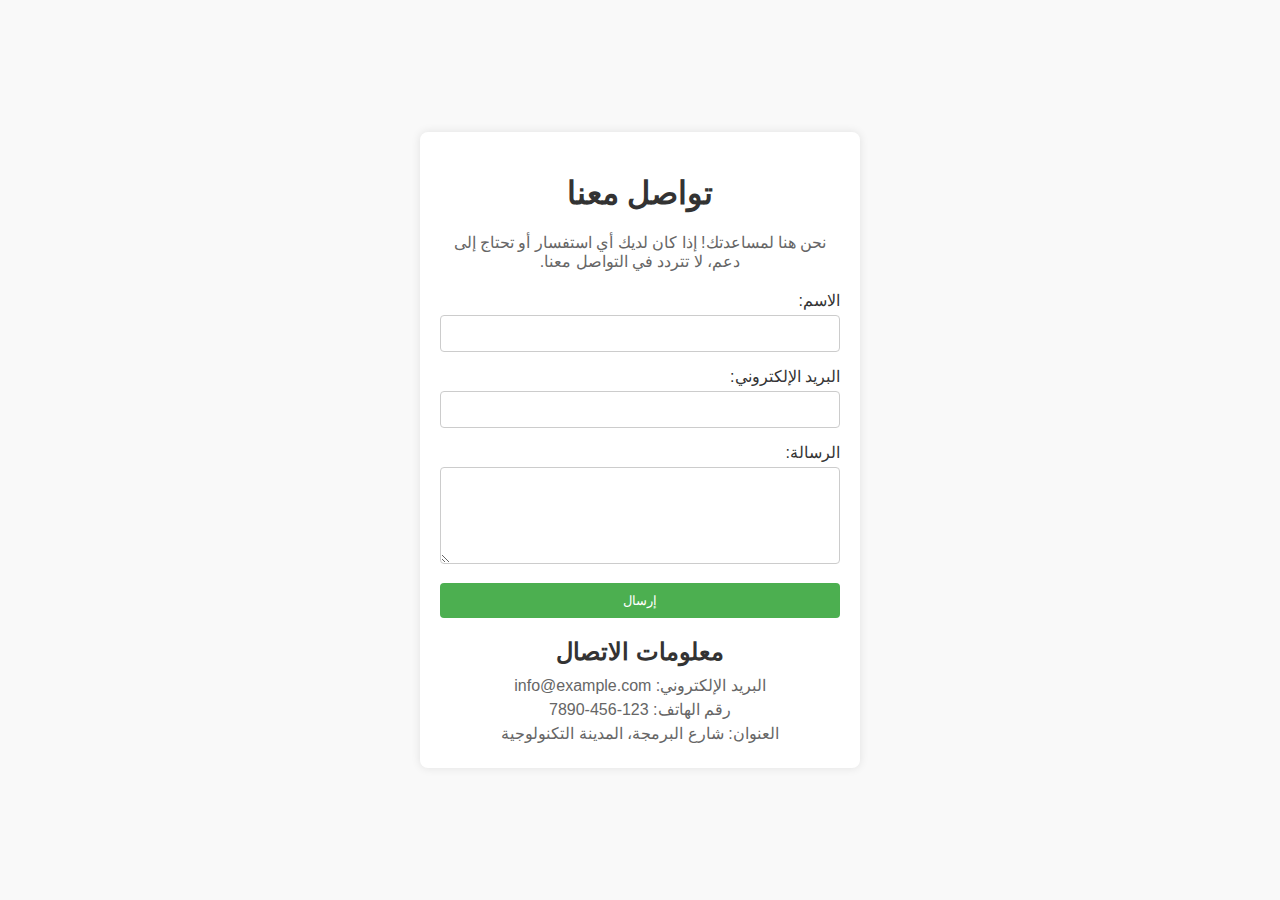
<file: html/about.html>
<!DOCTYPE html>
<html lang="en">
<head>
    <meta charset="UTF-8">
    <meta name="viewport" content="width=device-width, initial-scale=1.0">
    <title>تواصل معنا </title>
    <style>
        body {
        font-family: Arial, sans-serif;
        background-color: #f9f9f9;
        margin: 0;
        padding: 0;
        display: flex;
        justify-content: center;
        align-items: center;
        height: 100vh;
        direction: rtl;
    }
    
    .contact-container {
        background-color: #ffffff;
        border-radius: 8px;
        box-shadow: 0 0 10px rgba(0, 0, 0, 0.1);
        padding: 20px;
        width: 400px;
    }
    
    h1 {
        text-align: center;
        color: #333333;
    }
    
    p {
        text-align: center;
        color: #666666;
        margin-bottom: 20px;
    }
    
    .form-group {
        margin-bottom: 15px;
    }
    
    label {
        display: block;
        margin-bottom: 5px;
        color: #333333;
    }
    
    input[type="text"],
    input[type="email"],
    textarea {
        width: 100%;
        padding: 10px;
        border: 1px solid #cccccc;
        border-radius: 4px;
        box-sizing: border-box;
    }
    
    button {
        width: 100%;
        padding: 10px;
        background-color: #4CAF50;
        color: white;
        border: none;
        border-radius: 4px;
        cursor: pointer;
    }
    
    button:hover {
        background-color: #45a049;
    }
    
    .contact-info {
        margin-top: 20px;
        text-align: center;
    }
    
    .contact-info h2 {
        margin-bottom: 10px;
        color: #333333;
    }
    
    .contact-info p {
        margin: 5px 0;
        color: #666666;
    }
    
    </style>
</head>
<body>
    <div class="contact-container">
        <h1>
            تواصل معنا 
        </h1>
        <p>نحن هنا لمساعدتك! إذا كان لديك أي استفسار أو تحتاج إلى دعم، لا تتردد في التواصل معنا.</p>
        <form action="#">
            <div class="form-group">
                <label for="name">الاسم:</label>
                <input type="text" id="name" name="name" required>
            </div>

            <div class="form-group">
                <label for="email">البريد الإلكتروني:</label>
                <input type="email" id="email" name="email" required>
            </div>
            
            <div class="form-group">
                <label for="message">الرسالة:</label>
                <textarea id="message" name="message" rows="5" required></textarea>
            </div>

            <button type="submit">إرسال</button>
        </form>
        <div class="contact-info">
            <h2>معلومات الاتصال</h2>
            <p>البريد الإلكتروني: info@example.com</p>
            <p>رقم الهاتف: 123-456-7890</p>
            <p>العنوان: شارع البرمجة، المدينة التكنولوجية</p>
        </div>

    </div>
</body>
</html>
</file>
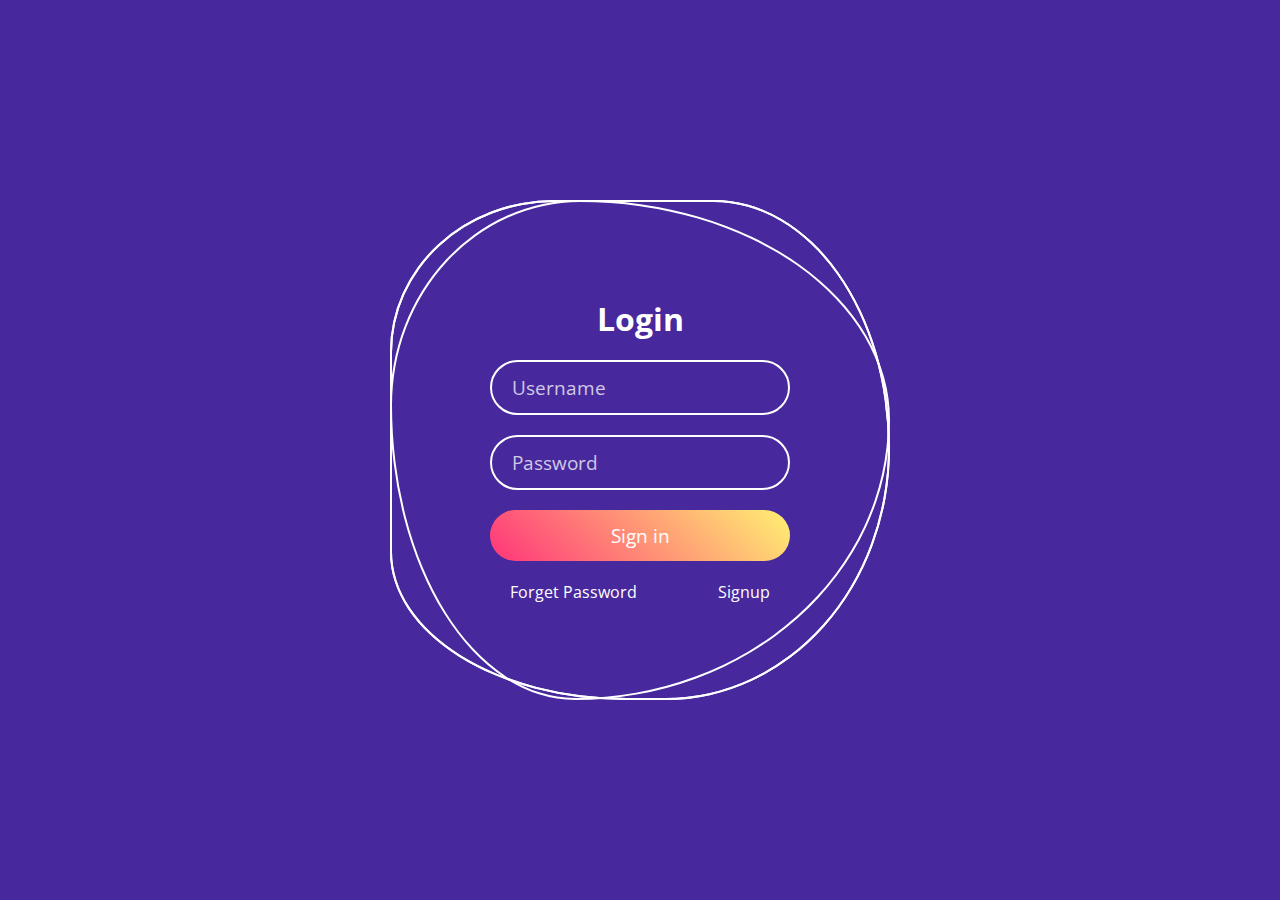
<file: html/contact.html>
<!DOCTYPE html>
<html lang="en">

<head>
    <meta charset="UTF-8">
    <meta name="viewport" content="width=device-width, initial-scale=1.0">
    <link rel="stylesheet" href="../css/ss.css">
    <title>Document</title>
</head>

<body>
    <div class="square">
        <i style="--clr:#00ff0a;"></i>
        <i style="--clr:#ff0057;"></i>
        <i style="--clr:#fffd44;"></i>
        <div class="login">
            <h2>Login</h2>
            <div class="inputBx">
                <input type="text" placeholder="Username">
            </div>
            <div class="inputBx">
                <input type="password" placeholder="Password">
            </div>
            <div class="inputBx">
                <input type="submit" value="Sign in">
            </div>
            <div class="links">
                <a href="#">Forget Password</a>
                <a href="#">Signup</a>
            </div>
        </div>
    </div>
</body>

</html>
</file>
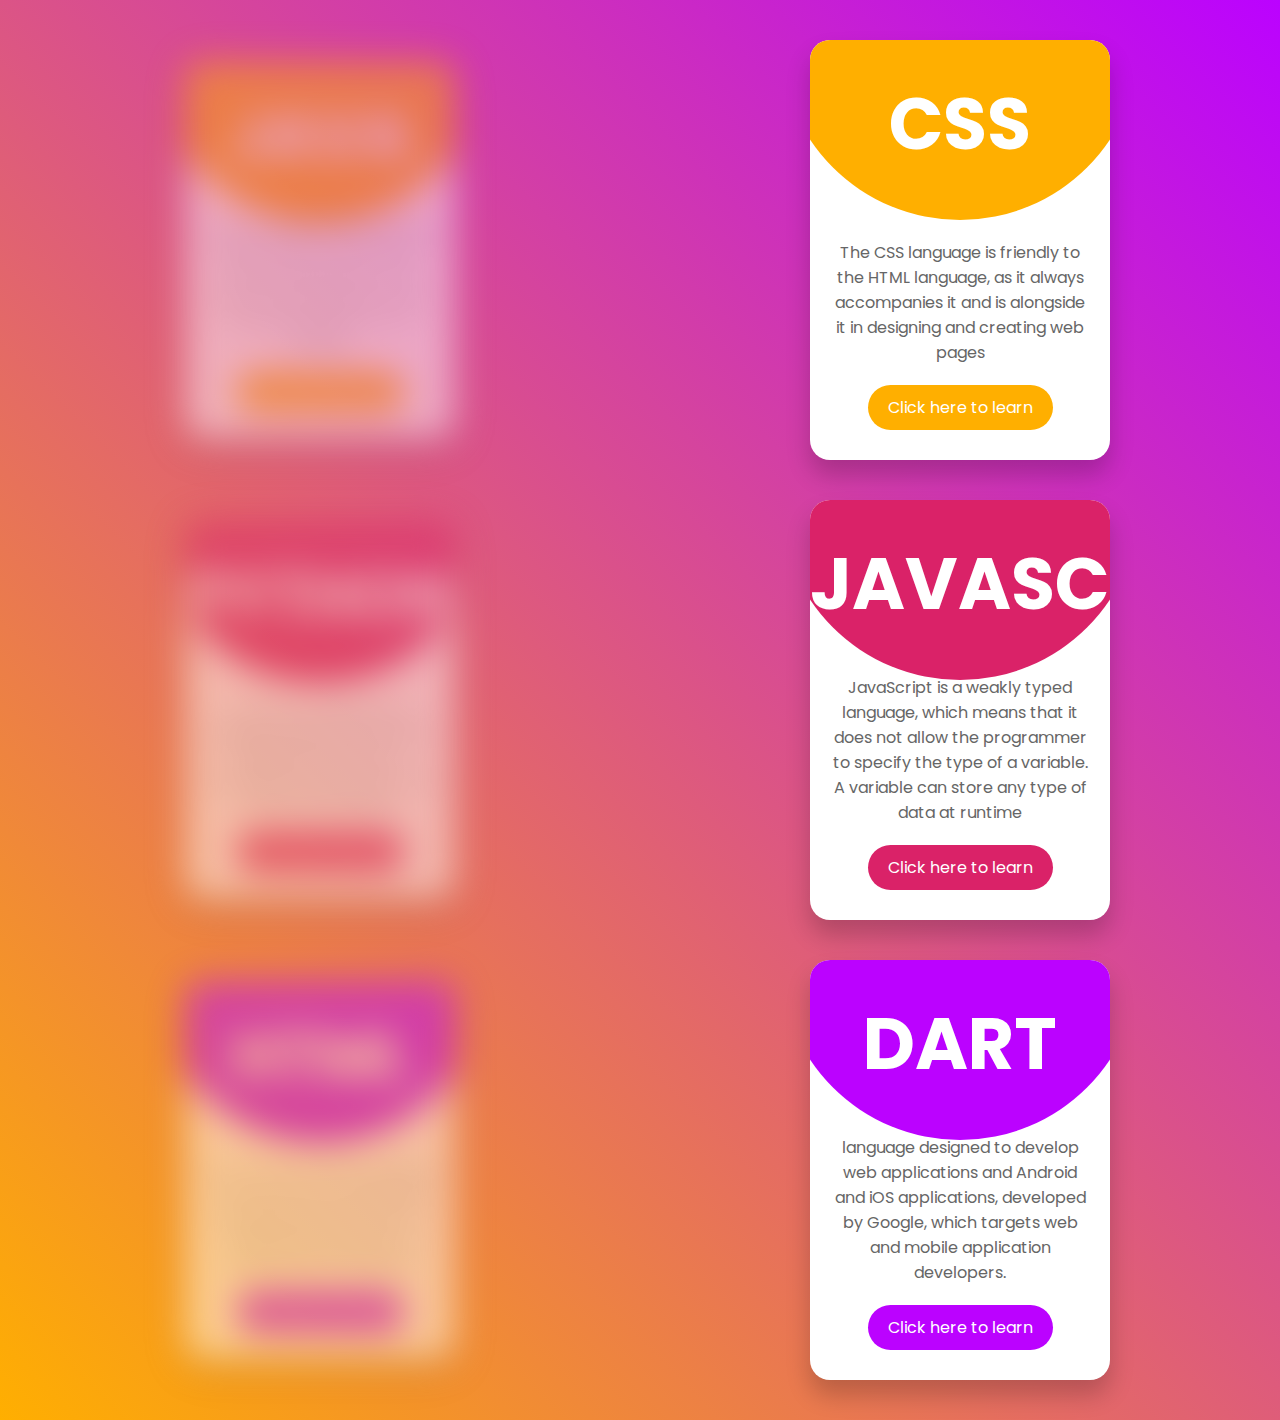
<file: html/losses.html>
<!DOCTYPE html>
<html lang="en" >
<head>
  <meta charset="UTF-8">
  <title>Responsive Card hover</title>
  <link rel="stylesheet" href="../css/stl.css">

</head>
<body>

<div class="container">
    <div class="card">
        <div class="circle">
            <h2>JAVA</h2>
        </div>
        <div class="content">
            <p>Java is a programming language widely used in
                writing code for network applications. 
                It has been the most popular choice
                 among developers for two decades</p>
            <a href="https://youtu.be/cvZ1OEfAPKI?si=OfIN_lM-i4qokjfQ">Click here to learn</a>
        </div>
    </div>
    <div class="card">
        <div class="circle">
            <h2>PYTHON</h2>
        </div>
        <div class="content">
            <p>Python is a programming language widely used in
                network applications, software development, data science,
                 and machine learning (ML).
                </p>
            <a href="https://youtu.be/Do34NKMq80c?si=MmrRCYfaaS4973vX">Click here to learn</a>
        </div>
    </div>
    <div class="card">
        <div class="circle">
            <h2>HTML</h2>
        </div>
        <div class="content">
            <p>Known as text markup language, it is a set of hints, commands, 
                and tags about a specific text. 
                Which determines how it is organized and coordinated</p>
            <a href="https://youtu.be/Dv39fDYei9A?si=cicrmZZvBGhzJP64">Click here to learn</a>
        </div>
    </div>
</div>
<div class="container">
    <div class="card">
        <div class="circle">
            <h2>CSS</h2>
        </div>
        <div class="content">
            <p>The CSS language is friendly to the HTML language, 
                as it always accompanies it and is alongside it in designing and creating web pages
                </p>
            <a href="https://youtu.be/_QO55W7KPmI?si=wyi-UMCCUZg4O0cN">Click here to learn</a>
        </div>
    </div>
    <div class="card">
        <div class="circle">
            <h2>JAVASCRIPT</h2>
        </div>
        <div class="content">
            <p>JavaScript is a weakly typed language, which means that
                 it does not allow the programmer to specify the type of a variable. 
                 A variable can store any type of data at runtime
                </p>
            <a href="https://youtu.be/PWuTLTFMtYw?si=t0OfsGbHtMr5Fwlj">Click here to learn</a>
        </div>
    </div>
    <div class="card">
        <div class="circle">
            <h2>DART</h2>
        </div>
        <div class="content">
            <p> language designed to develop web applications and Android and iOS 
                applications, developed by Google,
                 which targets web and mobile application developers.
               </p>
            <a href="https://youtu.be/kgN7veo9tC0?si=rL80GN9xeIl_Lk5f">Click here to learn</a>
        </div>
    </div>
</div>


  
</body>
</html>
</file>
<file: css/ss.css>
@import url('https://fonts.googleapis.com/css?family=Open+Sans:400,600,700&display=swap');

* {
    margin: 0;
    padding: 0;
    box-sizing: border-box;
    font-family: 'Open Sans', sans-serif;
}

body {
    display: flex;
    justify-content: center;
    align-items: center;
    min-height: 100vh;
    background: #47289d;
}

.square {
    position: relative;
    width: 500px;
    height: 500px;
    display: flex;
    justify-content: center;
    align-items: center;
}

.square i {
    position: absolute;
    inset: 0;
    border: 2px solid #fff;
    transition: 0.5s;
}

.square i:nth-child(1) {
    border-radius: 38% 62% 63% 37% / 41% 44% 56% 59%;
    animation: animate 6s linear infinite;
}

.square i:nth-child(2) {
    border-radius: 41% 44% 56% 59%/38% 62% 63% 37%;
    animation: animate 4s linear infinite;
}

.square i:nth-child(3) {
    border-radius: 41% 44% 56% 59%/38% 62% 63% 37%;
    animation: animate2 10s linear infinite;
}

.square:hover i {
    border: 6px solid var(--clr);
    filter: drop-shadow(0 0 20px var(--clr));
}

@keyframes animate {
    0% {
        transform: rotate(0deg);
    }

    100% {
        transform: rotate(360deg);
    }
}

@keyframes animate2 {
    0% {
        transform: rotate(360deg);
    }

    100% {
        transform: rotate(0deg);
    }
}

.login {
    position: absolute;
    width: 300px;
    height: 100%;
    display: flex;
    justify-content: center;
    align-items: center;
    flex-direction: column;
    gap: 20px;
}

.login h2 {
    font-size: 2em;
    color: #fff;
}

.login .inputBx {
    position: relative;
    width: 100%;
}

.login .inputBx input {
    position: relative;
    width: 100%;
    padding: 12px 20px;
    background: transparent;
    border: 2px solid #fff;
    border-radius: 40px;
    font-size: 1.2em;
    color: #fff;
    box-shadow: none;
    outline: none;
}

.login .inputBx input[type="submit"] {
    width: 100%;
    background: #0078ff;
    background: linear-gradient(45deg, #ff357a, #fff172);
    border: none;
    cursor: pointer;
}

.login .inputBx input::placeholder {
    color: rgba(255, 255, 255, 0.75);
}

.login .links {
    position: relative;
    width: 100%;
    display: flex;
    align-items: center;
    justify-content: space-between;
    padding: 0 20px;
}

.login .links a {
    color: #fff;
    text-decoration: none;
}
</file>
<file: css/stl.css>
/* ==========================Font========================== */
@import url('https://fonts.googleapis.com/css2?family=Poppins:wght@400;700&display=swap');

@font-face {
  font-family: 'robotoregular';
  src: url(../fonts/roboto-regular-webfont.woff) format('woff');
  font-weight: normal;
  font-style: normal;
}

* {
  margin: 0;
  padding: 0;
  box-sizing: border-box;
  font-family: "Poppins", "robotoregular", sans-serif;
}

body {
  display: flex;
  justify-content: center;
  align-items: center;
  min-height: 100vh;
  background: linear-gradient(45deg, #ffaf00, #bb02ff);
}

.container {
  position: relative;
  width: 1150px;
  padding: 20px;
  display: flex;
  justify-content: center;
  align-items: center;
  flex-wrap: wrap;
}

.container .card {
  position: relative;
  width: 300px;
  height: 420px;
  background-color: #fff;
  margin: 20px;
  border-radius: 20px;
  overflow: hidden;
  box-shadow: 0 15px 25px rgba(0, 0, 0, .2);
  transition: .5s ease-in-out;
}

.container:hover .card {
  filter: blur(20px);
  transform: scale(.9);
  opacity: .5;
}

.container .card:hover {
  filter: blur(0);
  transform: scale(1);
  opacity: 1;
}

.container .card:hover .circle {
  clip-path: circle(600px);
}

.container .card:hover .content p {
  color: #fff;
}

.container .card:hover .content a {
  box-shadow: 1px 1px 2px rgba(0, 0, 0, .2),
              -1px -1px 2px rgba(255, 255, 255, .4);
}

.container .card .content a:active {
  box-shadow: inset 1px 1px 1px rgba(0, 0, 0, .1),
              inset 5px 5px 5px rgba(0, 0, 0, .04),
              inset -5px -5px 5px rgba(255, 255, 255, .07),
              inset -1px -1px 2px rgba(255, 255, 255, .4);
}

.container .card .circle {
  position: relative;
  width: 100%;
  height: 100%;
  background: #000;
  clip-path: circle(180px at center 0);
  text-align: center;
  transition: 1s ease-in-out;
}

.container .card h2 {
  color: #fff;
  font-size: 4.5em;
  padding: 30px 0;
}

.container .card .content {
  position: absolute;
  bottom: 10px;
  padding: 20px;
  text-align: center;
}

.container .card .content p {
  color: #666;
  transition: .5s ease-in-out;
}

.container .card .content a {
  position: relative;
  display: inline-block;
  padding: 10px 20px;
  background: #000;
  color: #fff;
  border-radius: 40px;
  text-decoration: none;
  margin-top: 20px;
  transition: .8s ease-in-out;
}

.container .card:nth-child(1) .circle,
.container .card:nth-child(1) .content a {
  background: #ffaf00;
}

.container .card:nth-child(2) .circle,
.container .card:nth-child(2) .content a {
  background: #da2268;
}

.container .card:nth-child(3) .circle,
.container .card:nth-child(3) .content a {
  background: #bb02ff;
}

@keyframes colorChange {
  0% {
    color: #fff;
  }

  50% {
    color: #b1b493;
  }

  80% {
    color: #4f8a8b;
  }

  100% {
    color: #fff;
  }
}

/* =======================Responsive Breakpoint ========================== */

@media only screen and (max-width: 992px) {
  /* Add responsive styles for max-width 992px */
}

@media only screen and (max-width: 768px) {
  /* Add responsive styles for max-width 768px */
}
</file>
